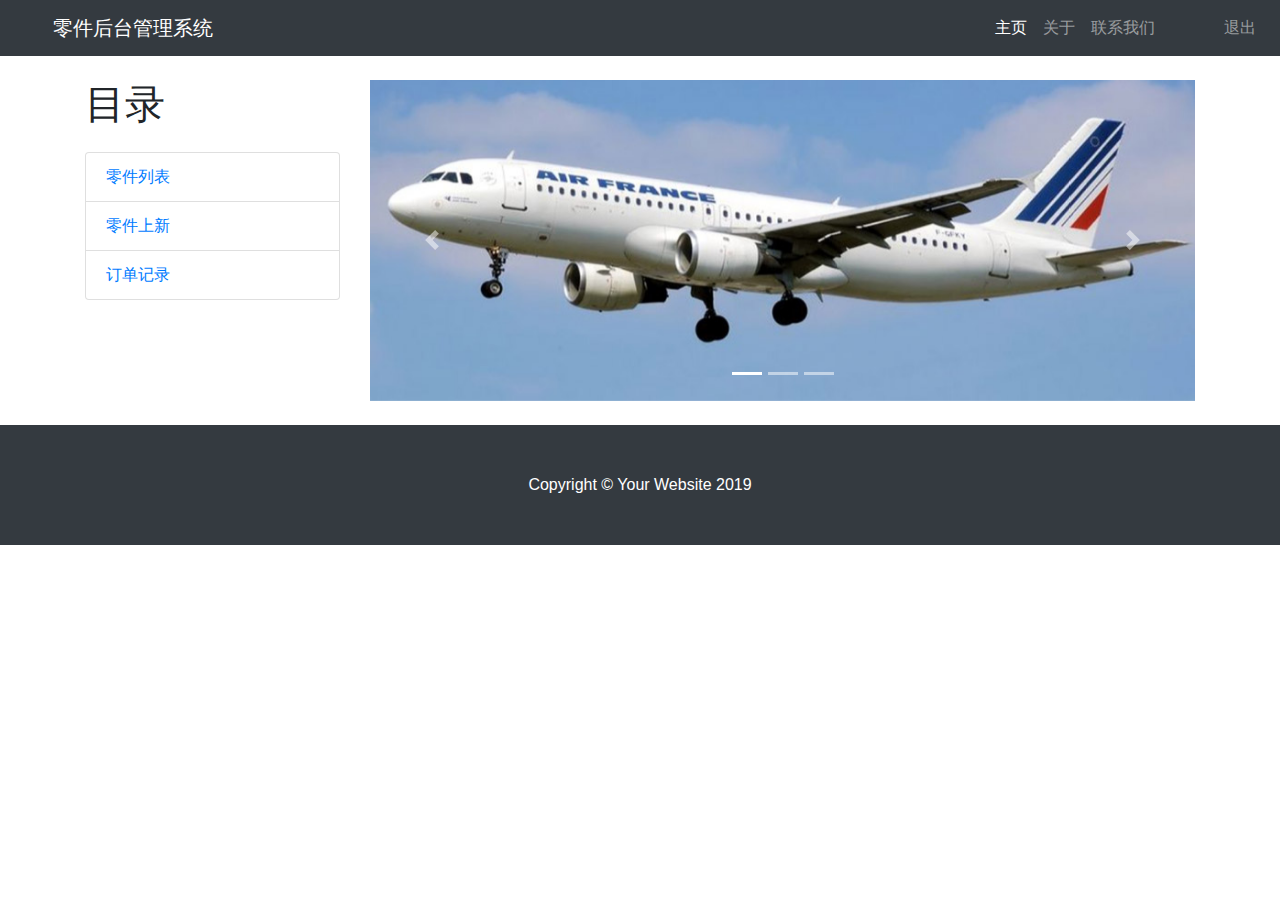
<file: 后端/docker/src/main/resources/static/index.html>
<!DOCTYPE html>
<html lang="en">

<head>

  <meta charset="utf-8">
  <meta name="viewport" content="width=device-width, initial-scale=1, shrink-to-fit=no">
  <meta name="description" content="">
  <meta name="author" content="">

  <title>飞机零件-后台管理系统</title>

  <!-- Bootstrap core CSS -->
  <link href="vendor/bootstrap/css/bootstrap.min.css" rel="stylesheet">

  <!-- Custom styles for this template -->
  <link href="css/shop-homepage.css" rel="stylesheet">
  <link href="vendor/bootstrap/css/bootstrap.min.css" rel="stylesheet">
  <link href="vendor/bootstrap/css/bootstrap-datetimepicker.css" rel="stylesheet">

</head>

<body>

  <!-- Navigation -->
  <nav class="navbar navbar-expand-lg navbar-dark bg-dark fixed-top">
    <div class="container">
      <a class="navbar-brand" href="#">零件后台管理系统</a>
      <button class="navbar-toggler" type="button" data-toggle="collapse" data-target="#navbarResponsive" aria-controls="navbarResponsive" aria-expanded="false" aria-label="Toggle navigation">
        <span class="navbar-toggler-icon"></span>
      </button>
      <div class="collapse navbar-collapse" id="navbarResponsive">
        <ul class="navbar-nav ml-auto">
          <li class="nav-item active">
            <a class="nav-link" href="index.html">主页
              <span class="sr-only">(current)</span>
            </a>
          </li>
          <li class="nav-item">
            <a class="nav-link" href="about.html">关于</a>
          </li>
          <li class="nav-item">
            <a class="nav-link" href="contact.html">联系我们</a>
          </li>
        </ul>
      </div>
    </div>
    <div style="float:right;">
		<ul class="navbar-nav">
			<li class = "nav-item">
				<!-- <span class="nav-link disabled" id="account" name="account" style="color:white;"></span> -->
        <span class="nav-link" id="account" name="account" style="color:white;"></span>
			</li>
			<li class="nav-item">
				<a class="nav-link"  href="login.html">退出</a>
			</li>
		</ul>
  </div>
  </nav>

  <!-- Page Content -->
  <div class="container">

    <div class="row">

      <div class="col-lg-3">

        <h1 class="my-4">目录</h1>
        <div class="list-group">
          <a href="index.html" class="list-group-item">零件列表</a>
          <a href="add_list.html" class="list-group-item">零件上新</a>
          <a href="order_list.html" class="list-group-item">订单记录</a>
        </div>

      </div>
      <!-- /.col-lg-3 -->

      <div class="col-lg-9">

        <div id="carouselExampleIndicators" class="carousel slide my-4" data-ride="carousel">
          <ol class="carousel-indicators">
            <li data-target="#carouselExampleIndicators" data-slide-to="0" class="active"></li>
            <li data-target="#carouselExampleIndicators" data-slide-to="1"></li>
            <li data-target="#carouselExampleIndicators" data-slide-to="2"></li>
          </ol>
          <div class="carousel-inner" role="listbox">
            <div class="carousel-item active">
              <img class="d-block img-fluid" src="images/飞机1.jpg" alt="First slide">
            </div>
            <div class="carousel-item">
              <img class="d-block img-fluid" src="images/飞机2.jpg" alt="Second slide">
            </div>
            <div class="carousel-item">
              <img class="d-block img-fluid" src="images/飞机3.jpg" alt="Third slide">
            </div>
          </div>
          <a class="carousel-control-prev" href="#carouselExampleIndicators" role="button" data-slide="prev">
            <span class="carousel-control-prev-icon" aria-hidden="true"></span>
            <span class="sr-only">Previous</span>
          </a>
          <a class="carousel-control-next" href="#carouselExampleIndicators" role="button" data-slide="next">
            <span class="carousel-control-next-icon" aria-hidden="true"></span>
            <span class="sr-only">Next</span>
          </a>
        </div>

        <div class="row" id="tbody">
            <!-- 动态添加列表 -->
        </div>
        <!-- /.row -->

      </div>
      <!-- /.col-lg-9 -->

    </div>
    <!-- /.row -->

  </div>
  <!-- /.container -->

  <!-- Footer -->
  <footer class="py-5 bg-dark">
    <div class="container">
      <p class="m-0 text-center text-white">Copyright &copy; Your Website 2019</p>
    </div>
    <!-- /.container -->
  </footer>

  <!-- Bootstrap core JavaScript -->
  <script src="vendor/jquery/jquery.min.js"></script>
  <script src="vendor/bootstrap/js/bootstrap.bundle.min.js"></script>
  <script src="vendor/bootstrap/js/bootstrap-datetimepicker.js"></script>
  <script src="vendor/bootstrap/js/bootstrap-datetimepicker.zh-CN.js"></script>
  <script type="text/javascript">
      $(document).ready(function(){
          //设置用户名
          // var result;
          // var uRL = window.location.search;
          // if(uRL.indexOf("?")!=-1){
          //   result = uRL.substr(uRL.indexOf("=")+1);
          // }
          // $("#account").text(result);
          var value = window.sessionStorage.getItem("account");
          // alert(value);
          $("#account").text(value);
          var str="";
          var tbody = document.getElementById("tbody");
          var num = 0;
          var likes = new Array();
          $.ajax({
          type: "get",
          url: "http://120.79.96.220:8080/component/getComponentByFactory",
          xhrFields: {withCredentials: true},
          dataType:'json',
          success: function (msg) {
            if(msg.code == "13"){
                var part_list = msg.body;
                for(var i in part_list)
                {
                      // alert(part_list[i].id+part_list[i].name+part_list[i].intro+part_list[i].price+part_list[i].comefrom);
                      str += "<div class='col-lg-4 col-md-6 mb-4'>"+" <div class='card h-100'>"+" <a href='details.html?id="+part_list[i].id+"'>"+"<img class='card-img-top' src="+part_list[i].img+" alt='' height='150'></a>"+" <div class='card-body'>"+" <h4 class='card-title'>"+" <a href='details.html?id="+part_list[i].id+"'>"+part_list[i].name+"</a>  </h4>"+" <h5>$&nbsp;"+toThousands(part_list[i].price)+".00</h5>"+" <p class='card-text' style='text-indent:2em;;display: -webkit-box;-webkit-box-orient: vertical;-webkit-line-clamp:6;overflow: hidden;'>"+part_list[i].intro+"</p>"+" </div> <div class='card-footer'> <small class='text-muted' id='like_"+i+"'>&#9734; &#9734; &#9734; &#9734; &#9734;</small> </div> </div> </div>";
                      likes[i] = part_list[i].likes;
                      tbody.innerHTML = str;
                      num++;
                }
                    for(var i=0;i<num;i++){
                      var like_str = "";
                      for(var j=0;j<likes[i];j++)
                        like_str += "★";
                      for(var j=0;j<5-likes[i];j++)
                        like_str += "☆";
                      $("#like_"+i).text(like_str);
                    }
                }
                else{
                   tbody.innerHTML = "<h4 style='padding-bottom:200px;'>该厂商没有发布任何零件。</h4>"
                }
          },
          error:function()
          {
              alert("连接错误");
          }
      });

    });

    function toThousands(num) {
       var result = [ ], counter = 0;
       num = (num || 0).toString().split('');
       for (var i = num.length - 1; i >= 0; i--) {
           counter++;
           result.unshift(num[i]);
           if (!(counter % 3) && i != 0) { result.unshift(','); }
       }
       return result.join('');
    }
  </script>
</body>

</html>
</file>
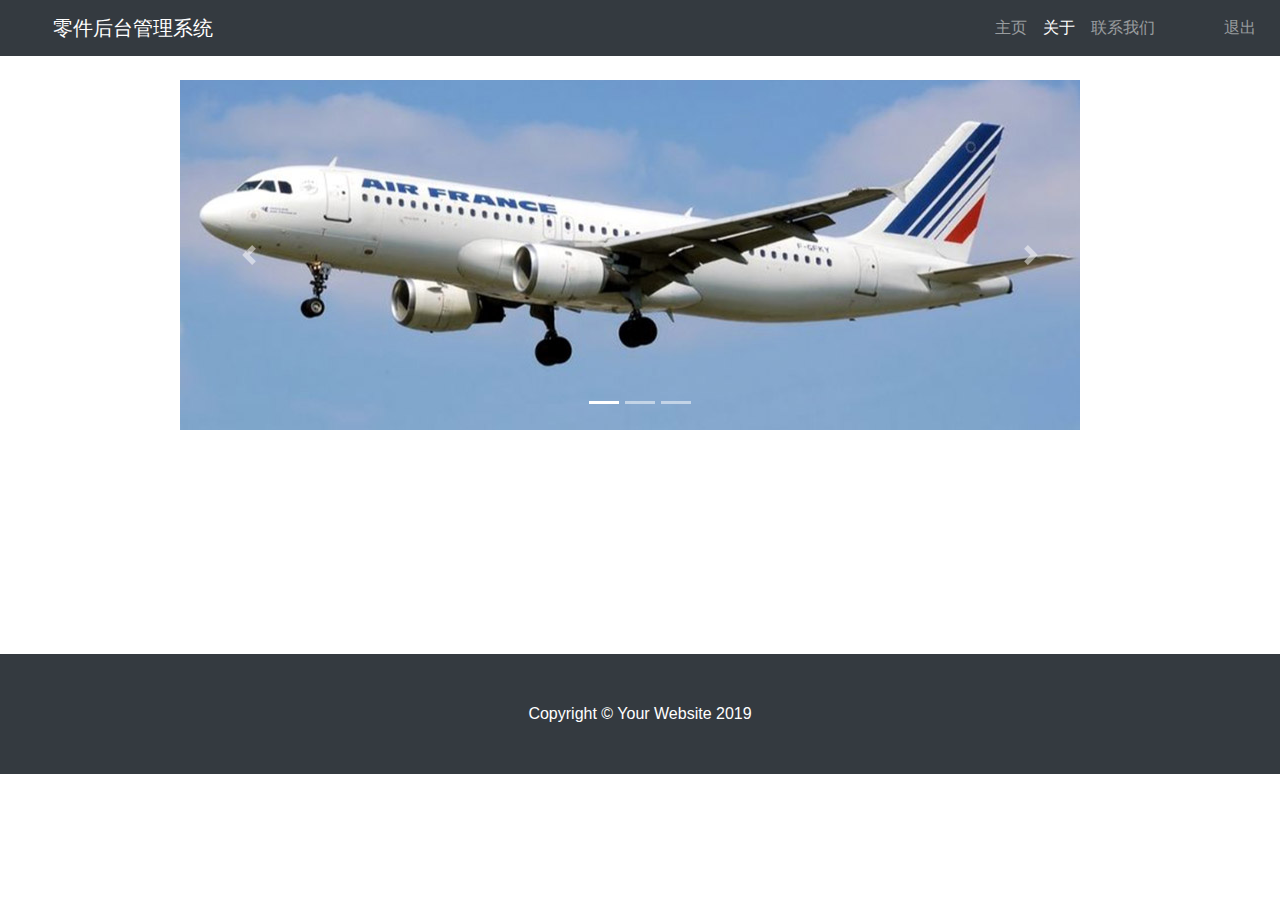
<file: 后端/docker/src/main/resources/static/about.html>
<!DOCTYPE html>
<html lang="en">

<head>

  <meta charset="utf-8">
  <meta name="viewport" content="width=device-width, initial-scale=1, shrink-to-fit=no">
  <meta name="description" content="">
  <meta name="author" content="">

  <title>飞机零件-后台管理系统</title>

  <!-- Bootstrap core CSS -->
  <link href="vendor/bootstrap/css/bootstrap.min.css" rel="stylesheet">

  <!-- Custom styles for this template -->
  <link href="css/shop-homepage.css" rel="stylesheet">
  <link href="vendor/bootstrap/css/bootstrap.min.css" rel="stylesheet">
  <link href="vendor/bootstrap/css/bootstrap-datetimepicker.css" rel="stylesheet">

</head>

<body>

  <!-- Navigation -->
  <nav class="navbar navbar-expand-lg navbar-dark bg-dark fixed-top">
    <div class="container">
      <a class="navbar-brand" href="#">零件后台管理系统</a>
      <button class="navbar-toggler" type="button" data-toggle="collapse" data-target="#navbarResponsive" aria-controls="navbarResponsive" aria-expanded="false" aria-label="Toggle navigation">
        <span class="navbar-toggler-icon"></span>
      </button>
      <div class="collapse navbar-collapse" id="navbarResponsive">
        <ul class="navbar-nav ml-auto">
          <li class="nav-item">
            <a class="nav-link" href="index.html">主页
            </a>
          </li>
          <li class="nav-item active">
            <a class="nav-link" href="about.html">关于</a>
            <span class="sr-only">(current)</span>
          </li>
          <li class="nav-item">
            <a class="nav-link" href="contact.html">联系我们</a>
          </li>
        </ul>
      </div>
    </div>
    <div style="float:right;">
		<ul class="navbar-nav">
			<li class = "nav-item">
				<!-- <span class="nav-link disabled" id="account" name="account" style="color:white;"></span> -->
        <span class="nav-link" id="account" name="account" style="color:white;"></span>
			</li>
			<li class="nav-item">
				<a class="nav-link"  href="login.html">退出</a>
			</li>
		</ul>
  </div>
  </nav>

  <!-- Page Content -->
  <div class="container" style="padding-bottom: 200px;">

    <div class="row">

      <div class="col-lg-1">

      </div>
      <!-- /.col-lg-3 -->

      <div class="col-lg-10">

        <div id="carouselExampleIndicators" class="carousel slide my-4" data-ride="carousel">
          <ol class="carousel-indicators">
            <li data-target="#carouselExampleIndicators" data-slide-to="0" class="active"></li>
            <li data-target="#carouselExampleIndicators" data-slide-to="1"></li>
            <li data-target="#carouselExampleIndicators" data-slide-to="2"></li>
          </ol>
          <div class="carousel-inner" role="listbox">
            <div class="carousel-item active">
              <img class="d-block img-fluid" src="images/飞机1.jpg" alt="First slide">
            </div>
            <div class="carousel-item">
              <img class="d-block img-fluid" src="images/飞机2.jpg" alt="Second slide">
            </div>
            <div class="carousel-item">
              <img class="d-block img-fluid" src="images/飞机3.jpg" alt="Third slide">
            </div>
          </div>
          <a class="carousel-control-prev" href="#carouselExampleIndicators" role="button" data-slide="prev">
            <span class="carousel-control-prev-icon" aria-hidden="true"></span>
            <span class="sr-only">Previous</span>
          </a>
          <a class="carousel-control-next" href="#carouselExampleIndicators" role="button" data-slide="next">
            <span class="carousel-control-next-icon" aria-hidden="true"></span>
            <span class="sr-only">Next</span>
          </a>
        </div>

        <div class="row" id="tbody">
            <!-- 动态添加列表 -->
        </div>
        <!-- /.row -->

      </div>
      <!-- /.col-lg-9 -->

    </div>
    <!-- /.row -->

  </div>
  <!-- /.container -->

  <!-- Footer -->
  <footer class="py-5 bg-dark" >
    <div class="container">
      <p class="m-0 text-center text-white">Copyright &copy; Your Website 2019</p>
    </div>
    <!-- /.container -->
  </footer>

  <!-- Bootstrap core JavaScript -->
  <script src="vendor/jquery/jquery.min.js"></script>
  <script src="vendor/bootstrap/js/bootstrap.bundle.min.js"></script>
  <script src="vendor/bootstrap/js/bootstrap-datetimepicker.js"></script>
  <script src="vendor/bootstrap/js/bootstrap-datetimepicker.zh-CN.js"></script>
  <script type="text/javascript">
    $(document).ready(function(){
          var value = window.sessionStorage.getItem("account");
          $("#account").text(value);
      });
  </script>
</body>

</html>
</file>
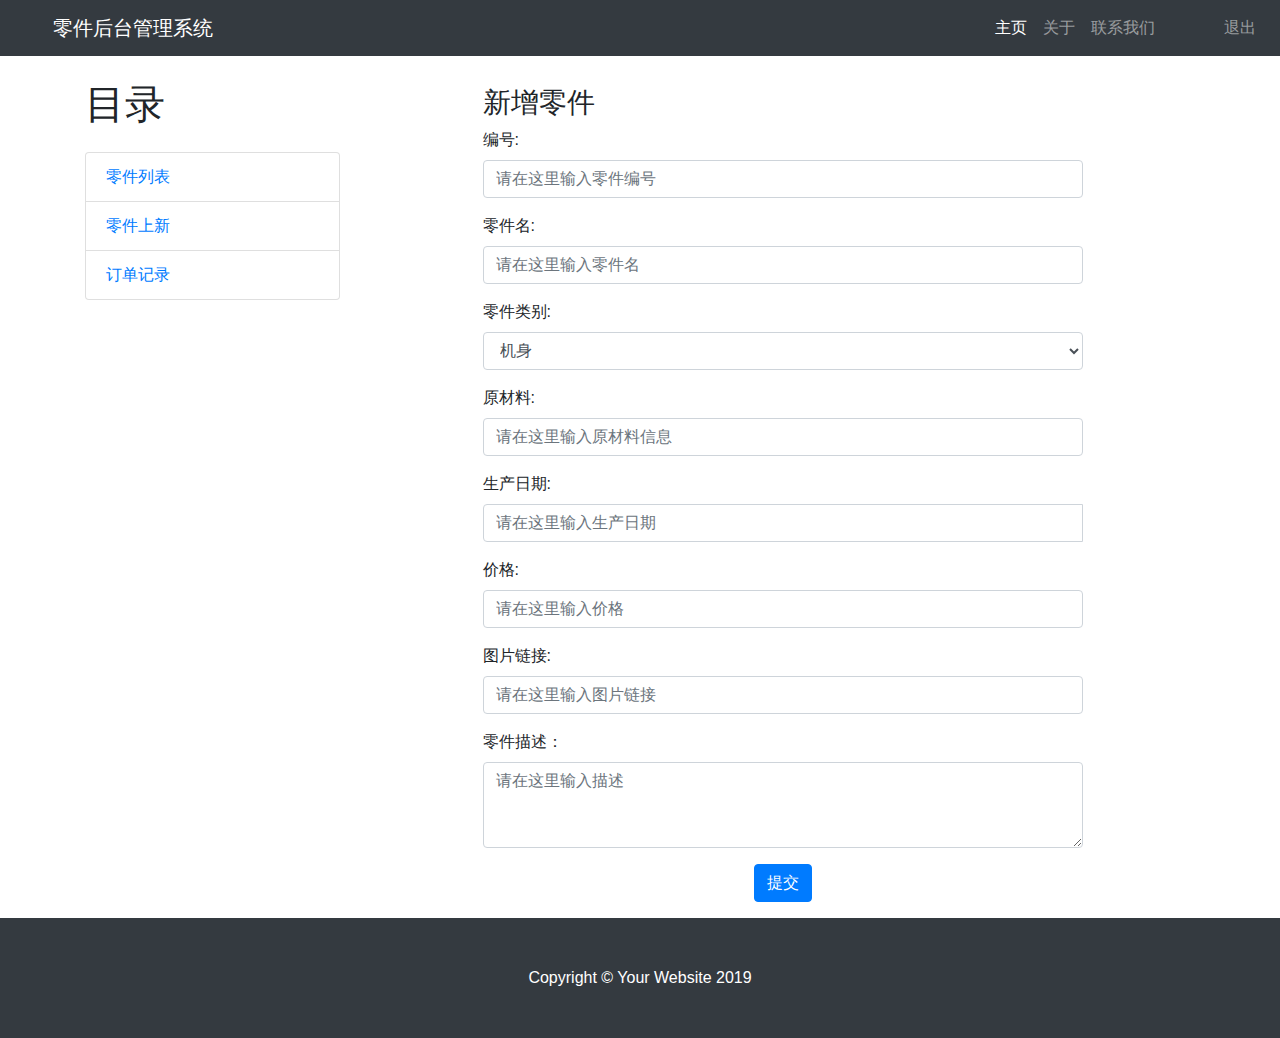
<file: 后端/docker/src/main/resources/static/add_list.html>
<!DOCTYPE html>
<html lang="en">

<head>

  <meta charset="utf-8">
  <meta name="viewport" content="width=device-width, initial-scale=1, shrink-to-fit=no">
  <meta name="description" content="">
  <meta name="author" content="">

  <title>飞机零件-后台管理系统</title>

  <!-- Bootstrap core CSS -->
  <link href="vendor/bootstrap/css/bootstrap.min.css" rel="stylesheet">

  <!-- Custom styles for this template -->
  <link href="css/shop-homepage.css" rel="stylesheet">
  <link href="vendor/bootstrap/css/bootstrap.min.css" rel="stylesheet">
  <link href="vendor/bootstrap/css/bootstrap.css" rel="stylesheet">
  <link href="vendor/bootstrap/css/bootstrap-datetimepicker.min.css" rel="stylesheet">
  <link href="vendor/bootstrap/css/bootstrap-datetimepicker.css" rel="stylesheet">

</head>

<body>

  <!-- Navigation -->
  <nav class="navbar navbar-expand-lg navbar-dark bg-dark fixed-top">
    <div class="container">
      <a class="navbar-brand" href="#">零件后台管理系统</a>
      <button class="navbar-toggler" type="button" data-toggle="collapse" data-target="#navbarResponsive" aria-controls="navbarResponsive" aria-expanded="false" aria-label="Toggle navigation">
        <span class="navbar-toggler-icon"></span>
      </button>
      <div class="collapse navbar-collapse" id="navbarResponsive">
        <ul class="navbar-nav ml-auto">
          <li class="nav-item active">
            <a class="nav-link" href="index.html">主页
              <span class="sr-only">(current)</span>
            </a>
          </li>
          <li class="nav-item">
            <a class="nav-link" href="about.html">关于</a>
          </li>
          <li class="nav-item">
            <a class="nav-link" href="contact.html">联系我们</a>
          </li>
        </ul>
      </div>
    </div>
    <div style="float:right;">
		<ul class="navbar-nav">
			<li class = "nav-item">
				<span class="nav-link" id="account" style="color:white;"></span>
			</li>
			<li class="nav-item">
				<a class="nav-link"  href="login.html">退出</a>
			</li>
		</ul>
  </div>
  </nav>

  <!-- Page Content -->
  <div class="container">

    <div class="row">

      <div class="col-lg-3">

        <h1 class="my-4">目录</h1>
        <div class="list-group">
          <a href="index.html" class="list-group-item">零件列表</a>
          <a href="add_list.html" class="list-group-item">零件上新</a>
          <a href="order_list.html" class="list-group-item">订单记录</a>
        </div>

      </div>
      <!-- /.col-lg-3 -->

      <div class="col-lg-9" style="padding-top: 30px;">

      <div class="addDIV">
    <div class="panel panel-success">
      <div class="panel-heading">
        <h3 class="panel-title">新增零件</h3>
      </div>
      <div class="panel-body">
        <form role="form" method="post" id="addPart"  enctype="multipart/form-data">
          <div class="form-group">
            <label class="control-label" for="partid">编号:</label>
             <input
              class="form-control" type="text" name="partid" id="partid" placeholder="请在这里输入零件编号"
              />
              <div class="invalid-feedback" id="id_varify">
                    请输入零件编号！
              </div>
          </div>
          <div class="form-group">
            <label class="control-label" for="partname">零件名:</label> <input
              class="form-control" type="text" name="partname" id="partname"
                placeholder="请在这里输入零件名" />
            <div class="invalid-feedback" id="name_varify">
                    请输入零件名称！
              </div>
          </div>
<!--           <div class="form-group">
            <label class="control-label">生产商:</label> <input
              class="form-control" type="text" name="producers" id="producers"
                placeholder="请在这里输入生产商" />
          </div> -->
          <div class="form-group">
            <label for="name">零件类别:</label> <select class="form-control" id="category" name="category">
              <option value="1">机身</option>
              <option value="2">机翼</option>
              <option value="3">尾翼</option>
              <option value="4">舱门</option>
              <option value="5">窗</option>
              <option value="6">短舱/吊挂</option>
            </select>
          </div>
          <div class="form-group">
            <label class="control-label" for="material">原材料:</label> <input
              class="form-control" type="text" name="material" id="material"
                placeholder="请在这里输入原材料信息" />
              <div class="invalid-feedback" id="material_varify">
                    请输入原材料信息！
              </div>
          </div>
          <div class="form-group">
            <label class="control-label" for="partdate">生产日期:</label> 
            <div class="input-group date" id="dp">
              <input
                class="form-control" type="text" name="partdate" id="partdate"
                  placeholder="请在这里输入生产日期" />
              <span class="input-group-addon">
              <span class="glyphicon glyphicon-calendar"></span>
                </span>
              <div class="invalid-feedback" id="date_varify">
                    请输入零件生产日期！
              </div>
            </div>
          </div>
          <div class="form-group">
            <label class="control-label" for="price">价格:</label> <input
              class="form-control" type="text" name="price" id="price"
                placeholder="请在这里输入价格" />
              <div class="invalid-feedback" id="price_varify">
                    请输入零件价格！
              </div>
          </div>
<!--           <div class="form-group">
            <label for="inputfile">上传图片:</label> <input type="file" name="picture">
          </div> -->
          <div class="form-group">
            <label class="control-label">图片链接:</label> <input class="form-control" 
               type="text" name="imageurl" id="imageurl"
                placeholder="请在这里输入图片链接" />
                <div class="invalid-feedback" id="image_varify">
                    请输入图片对应的URL链接！
              </div>
          </div>
          <div class="form-group">
            <label for="description">零件描述：</label>
            <textarea class="form-control" rows="3"
                  name="description" id="description" placeholder="请在这里输入描述"></textarea>
          </div>
          <div class="form-group">
            <center>
              <!-- <button type="submit" class="btn btn-primary">提交</button> -->
              <input type="button" class="btn btn-primary" value="提交" onclick="addpart()">
            </center>
          </div>
        </form>
      </div>
    </div>

  </div>

      </div>
      <!-- /.col-lg-9 -->

    </div>
    <!-- /.row -->

  </div>
  <!-- /.container -->

  <!-- Footer -->
  <footer class="py-5 bg-dark">
    <div class="container">
      <p class="m-0 text-center text-white">Copyright &copy; Your Website 2019</p>
    </div>
    <!-- /.container -->
  </footer>

  <!-- Bootstrap core JavaScript -->
  <script src="vendor/jquery/jquery.min.js"></script>
  <script src="vendor/bootstrap/js/bootstrap.min.js"></script>
  <script src="vendor/bootstrap/js/bootstrap.js"></script>
  <script src="vendor/bootstrap/js/bootstrap.bundle.min.js"></script>
  <script src="vendor/bootstrap/js/moment-with-locales.js"></script>
  <script src="vendor/bootstrap/js/bootstrap-datetimepicker.min.js"></script>
  <script src="vendor/bootstrap/js/bootstrap-datetimepicker.js"></script>
  <script src="vendor/bootstrap/js/bootstrap-datetimepicker.zh-CN.js"></script>
  <script type="text/javascript">
    $(document).ready(function(){
       var value = window.sessionStorage.getItem("account");
      
      $("#account").text(value);
        // $(function () {
        // $('#datetimepicker1').datetimepicker({
        //     format: 'YYYY-MM-DD',
        //     locale: moment.locale('zh-cn')
        // });
        // $('#datetimepicker2').datetimepicker({
        //     format: 'YYYY-MM-DD hh:mm',
        //     locale: moment.locale('zh-cn')
        // });
    // });
    });

    function addpart(){
      var partid = $("#partid").val();
          var partname = $("#partname").val();
          // var producers = $("#producers").val();
          var partdate = $("#partdate").val();
          var price = $("#price").val();
          var type = $("#category option:selected").val();
          var material = $("#material").val();
          var imageurl = $("#imageurl").val();
          var description = $("#description").val();
          // alert(partid+partname+producers+partdate+price+category+imageurl+description);
          var flag = true;
          if (partid.match(/^[ ]*$/)){
            flag = false;
            $("#id_varify").show();
          }else{
            $("#id_varify").hide();
          }

          if (partname.match(/^[ ]*$/)){
            flag = false;
            $("#name_varify").show();
          }else{
            $("#name_varify").hide();
          }

          if (partdate.match(/^[ ]*$/)){
            flag = false;
            $("#date_varify").show();
          }else{
            $("#date_varify").hide();
          }

          if (material.match(/^[ ]*$/)){
            flag = false;
            $("#material_varify").show();
          }else{
            $("#material_varify").hide();
          }

          if (price.match(/^[ ]*$/)){
            flag = false;
            $("#price_varify").show();
          }else{
            $("#price_varify").hide();
          }

          if (imageurl.match(/^[ ]*$/)){
            flag = false;
            $("#image_varify").show();
          }else{
            $("#image_varify").hide();
          }

          if (description.match(/^[ ]*$/)){
            description = "无";
          }

          if(flag){
                price = parseInt(price);
                type = parseInt(type);
                var html = "<div class='modal fade' id='myConfirm' >"
                    + "<div class='modal-backdrop in' style='opacity:0; '></div>"
                    + "<div class='modal-dialog' style='z-index:2901; margin-top:60px; width:400px; '>"
                    + "<div class='modal-content'>"
                    + "<div class='modal-header'  style='font-size:16px; '>"
                    + "<span class='glyphicon glyphicon-envelope'>&nbsp;</span>提示！<button type='button' class='close' data-dismiss='modal'>"
                    + "<span style='font-size:20px;  ' class='glyphicon glyphicon-remove'></span><tton></div>"
                    + "<div class='modal-body text-center' id='myConfirmContent' style='font-size:18px; '>"
                    + "是否确定提交信息？"
                    + "</div>"
                    + "<div class='modal-footer ' style=''>"
                    + "<button class='btn btn-danger ' id='confirmOk' >确定<tton>"
                    + "<button class='btn btn-info ' data-dismiss='modal'>取消<tton>"
                    + "</div>" + "</div></div></div>";
                  $("body").append(html);
                  $("#myConfirm").modal("show");
                  $("#confirmOk").on("click", function() {
                  $("#myConfirm").modal("hide");
                  $.ajax({
                          type: "post",
                          url: "http://120.79.96.220:8080/component/addComponent",
                          xhrFields: {withCredentials: true},
                          //下面等接口改了需要把comefrom字段删除，还要新增原材料信息
                          data: {component_id: partid, name:partname,production_time:partdate,price: price,type:type,img:imageurl,intro:description,RawMaterial:material},
                          dataType:'json',
                          success: function (msg) {
                              // alert(msg.message);
                              if(msg.code == "16")
                              {
                                  window.location = "index.html";
                              }
                              else
                              {
                                alert('信息输入有误');
                              }
                          },
                          error:function()
                          {
                              alert("连接错误");
                          }
                      });
        });
        }
    }
  </script>

</body>

</html>
</file>
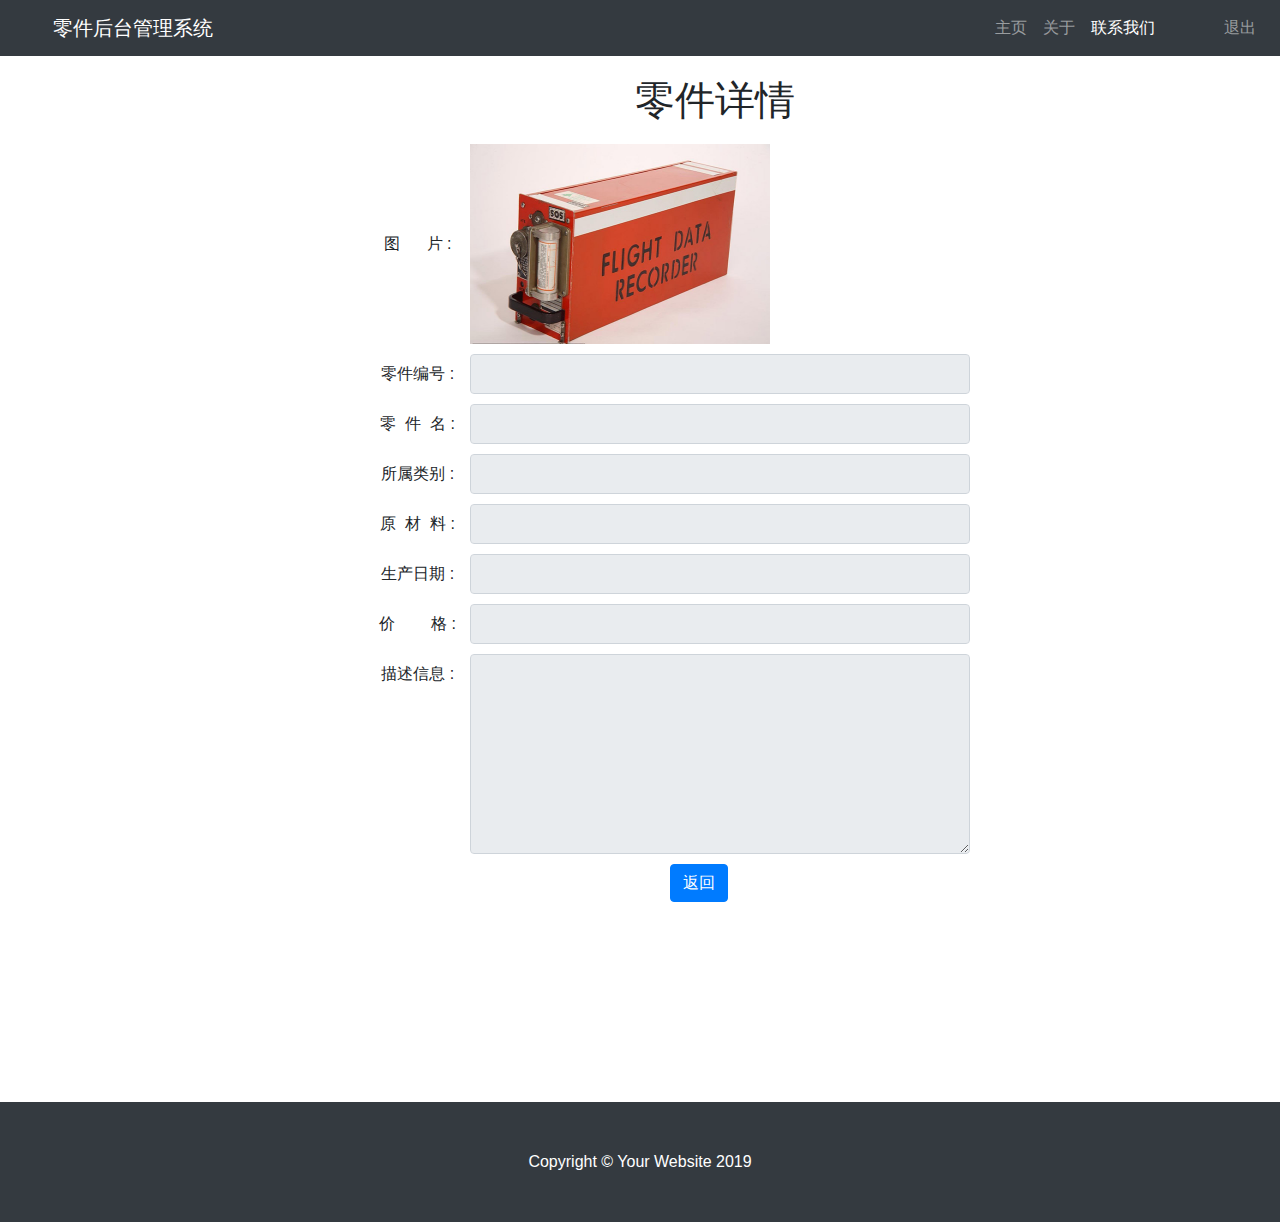
<file: 后端/docker/src/main/resources/static/details.html>
<!DOCTYPE html>
<html lang="en">

<head>

  <meta charset="utf-8">
  <meta name="viewport" content="width=device-width, initial-scale=1, shrink-to-fit=no">
  <meta name="description" content="">
  <meta name="author" content="">

  <title>飞机零件-后台管理系统</title>

  <!-- Bootstrap core CSS -->
  <link href="vendor/bootstrap/css/bootstrap.min.css" rel="stylesheet">

  <!-- Custom styles for this template -->
  <link href="css/shop-homepage.css" rel="stylesheet">
  <link href="vendor/bootstrap/css/bootstrap.min.css" rel="stylesheet">
  <link href="vendor/bootstrap/css/bootstrap-datetimepicker.css" rel="stylesheet">
  <style type="text/css">
    label{width:100px;display:inline-block;}

  </style>
</head>

<body>

  <!-- Navigation -->
  <nav class="navbar navbar-expand-lg navbar-dark bg-dark fixed-top">
    <div class="container">
      <a class="navbar-brand" href="#">零件后台管理系统</a>
      <button class="navbar-toggler" type="button" data-toggle="collapse" data-target="#navbarResponsive" aria-controls="navbarResponsive" aria-expanded="false" aria-label="Toggle navigation">
        <span class="navbar-toggler-icon"></span>
      </button>
      <div class="collapse navbar-collapse" id="navbarResponsive">
        <ul class="navbar-nav ml-auto">
          <li class="nav-item">
            <a class="nav-link" href="index.html">主页
            </a>
          </li>
          <li class="nav-item">
            <a class="nav-link" href="about.html">关于</a>
          </li>
          <li class="nav-item active">
            <a class="nav-link" href="contact.html">联系我们</a>
            <span class="sr-only">(current)</span>
          </li>
        </ul>
      </div>
    </div>
    <div style="float:right;">
		<ul class="navbar-nav">
			<li class = "nav-item">
				<!-- <span class="nav-link disabled" id="account" name="account" style="color:white;"></span> -->
        <span class="nav-link" id="account" name="account" style="color:white;"></span>
			</li>
			<li class="nav-item">
				<a class="nav-link"  href="login.html">退出</a>
			</li>
		</ul>
  </div>
  </nav>

  <!-- Page Content -->
  <div class="container" style="padding-bottom: 200px;padding-top: 20px;">
    <center><h1 style="margin-bottom: 20px;margin-left: 150px">零件详情</h1></center>

    <div class="row">
          <form class="form-inline " role="form">

            <div class="form-group" style="width:1140px;padding-bottom: 10px;padding-left: 300px" >
              <label for="image" style="padding-right: 4.63px">图&nbsp;&nbsp;&nbsp;&nbsp;&nbsp;&nbsp;片&nbsp;:</label> 
               <!-- <img id="image" src='images/飞行数据记录器.jpg' alt='' width='500' height='300' style="margin-left: 100px;"> -->
               <img id="image" src='images/飞行数据记录器.jpg' alt='' width='300' height='200'>
            </div>
            <div class="form-group" style="width:1140px;padding-bottom: 10px;padding-left: 300px;">
              <label for="id" style="padding-right: 4.63px">零件编号&nbsp;:</label> 
              <input class="form-control" type="text" name="id" id="id" style="width:500px;height:40px;"readonly="true"/>
            </div>
            <div class="form-group" style="width:1140px;padding-bottom: 10px;padding-left: 300px">
              <label for="name" style="padding-right: 4.63px">零&nbsp;&nbsp;件&nbsp;&nbsp;名&nbsp;:</label> 
              <input class="form-control" type="text" name="name" id="name" style="width:500px;height:40px;"readonly="true"/>
            </div>
            <div class="form-group" style="width:1140px;padding-bottom: 10px;padding-left: 300px">
              <label for="type" style="padding-right: 4.63px">所属类别&nbsp;:</label> 
              <input class="form-control" type="text" name="type" id="type"  style="width:500px;height:40px;"readonly="true"/>
            </div>
            <div class="form-group" style="width:1140px;padding-bottom: 10px;padding-left: 300px">
              <label for="material" style="padding-right: 4.63px">原&nbsp;&nbsp;材&nbsp;&nbsp;料&nbsp;:</label> 
              <input class="form-control" type="text" name="material" id="material"  style="width:500px;height:40px;" readonly="true"/>
            </div>
            <div class="form-group" style="width:1140px;padding-bottom: 10px;padding-left: 300px">
              <label for="date" style="padding-right: 4.63px">生产日期&nbsp;:</label> 
              <input class="form-control" type="text" name="date" id="date"  style="width:500px;height:40px;"readonly="true"/>
            </div>
            <div class="form-group" style="width:1140px;padding-bottom: 10px;padding-left: 300px">
              <label for="price" style="padding-right: 4.63px">价&nbsp;&nbsp;&nbsp;&nbsp;&nbsp;&nbsp;&nbsp;&nbsp;格&nbsp;:</label> 
              <input class="form-control" type="text" name="price" id="price"  style="width:500px;height:40px;"readonly="true"/>
            </div>

            <div class="form-group" style="width:1140px;padding-bottom: 10px;padding-left: 300px">
              <label for="description" style="padding-right: 4.63px;padding-bottom: 160px;">描述信息&nbsp;:</label> 
              <textarea class="form-control" name="description" id="description"  style="width:500px;height:200px;" readonly="true"> </textarea>
            </div>

            <div class="form-group" style="padding-left: 600px">
              <input type="button" class="btn btn-primary" value="返回" onclick="back_ok()">
          </div>

        </form>
      </div>
    <!-- /.row -->

  </div>
  <!-- /.container -->

  <!-- Footer -->
  <footer class="py-5 bg-dark" >
    <div class="container">
      <p class="m-0 text-center text-white">Copyright &copy; Your Website 2019</p>
    </div>
    <!-- /.container -->
  </footer>

  <!-- Bootstrap core JavaScript -->
  <script src="vendor/jquery/jquery.min.js"></script>
  <script src="vendor/bootstrap/js/bootstrap.bundle.min.js"></script>
  <script src="vendor/bootstrap/js/bootstrap-datetimepicker.js"></script>
  <script src="vendor/bootstrap/js/bootstrap-datetimepicker.zh-CN.js"></script>
  <script type="text/javascript">
    $(document).ready(function(){
          var value = window.sessionStorage.getItem("account");
          $("#account").text(value);

          var result;
          var uRL = window.location.search;
          if(uRL.indexOf("?")!=-1){
            result = uRL.substr(uRL.indexOf("=")+1);
          }
          // alert(result);
          $.ajax({
              type: "get",
              url: "http://120.79.96.220:8080/component/getComponentById/"+result,
              xhrFields: {withCredentials: true},
              //下面等接口改了需要把comefrom字段删除，还要新增原材料信息
              dataType:'json',
              success: function (msg) {
                  // alert(msg.message);
                  if(msg.code == "2")
                  {
                    var component = msg.body[0];
                    var imgurl = component.img;
                    var id = component.id;
                    var name = component.name;
                    var type_lists = new Array("机身","机翼","尾翼","舱门","窗","短舱/吊挂");
                    var type_id = parseInt(component.type);
                    var type = type_lists[type_id-1];
                    var material = component.materials;
                    var date = component.production_time;
                    var price = toThousands(component.price);
                    price = '$ '+ price + ".00";
                    var description = component.intro;
                    $("#image").attr("src",imgurl);
                    $("#id").val(id);
                    $("#name").val(name);
                    $("#type").val(type);
                    $("#material").val(material);
                    $("#date").val(date);
                    $("#price").val(price);
                    $("#description").val(description);
                  }
                  else
                  {
                    alert('未查询到相关信息！');
                  }
              },
              error:function()
              {
                  alert("连接错误！");
              }
        });

      });

    function back_ok(){
        window.location = "index.html";
    }

    function toThousands(num) {
       var result = [ ], counter = 0;
       num = (num || 0).toString().split('');
       for (var i = num.length - 1; i >= 0; i--) {
           counter++;
           result.unshift(num[i]);
           if (!(counter % 3) && i != 0) { result.unshift(','); }
       }
       return result.join('');
    }
  </script>
</body>

</html>
</file>
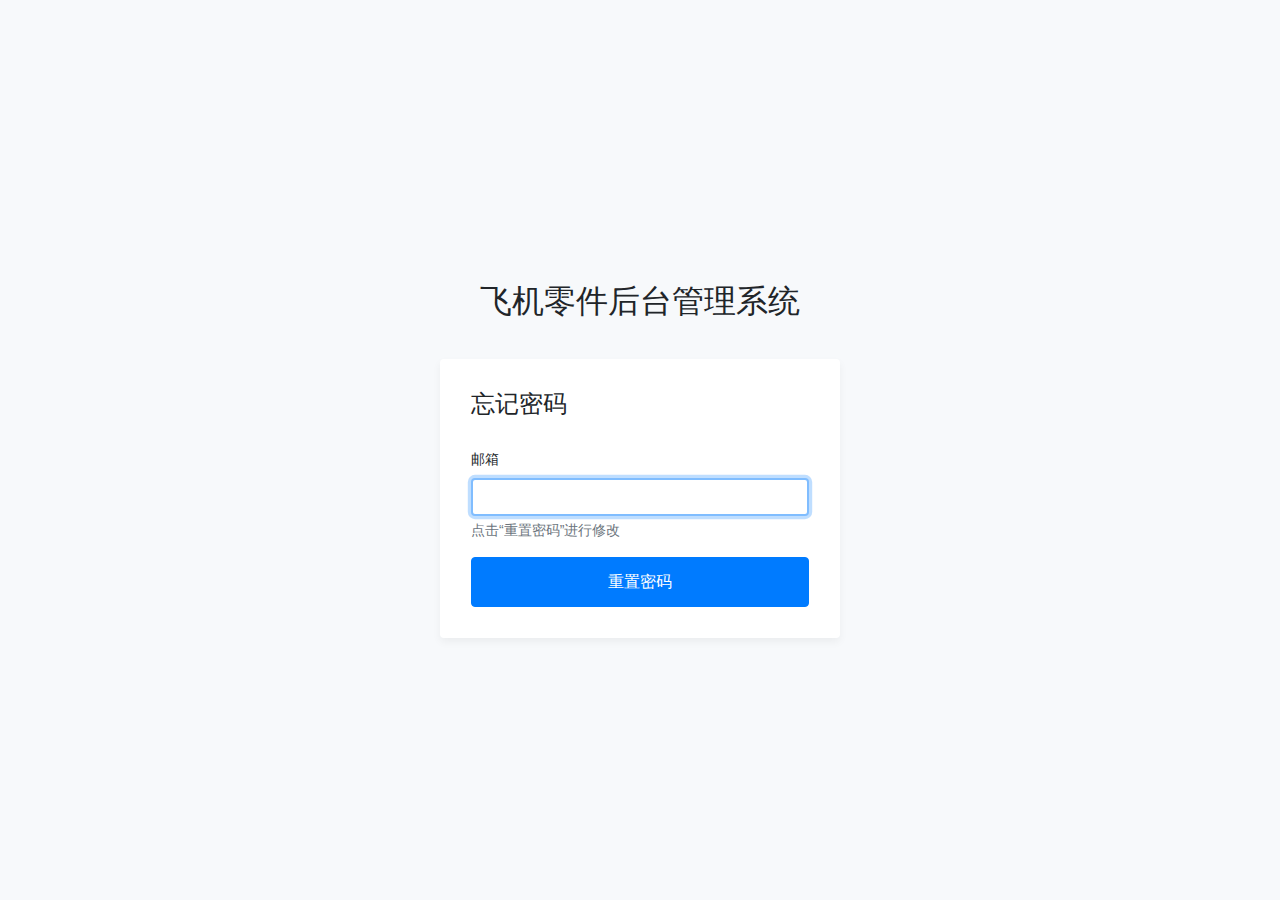
<file: 后端/docker/src/main/resources/static/forgot.html>
<!DOCTYPE html>
<html lang="en">
<head>
	<meta charset="utf-8">
	<meta name="author" content="Kodinger">
	<meta name="viewport" content="width=device-width,initial-scale=1">
	<title>My Login Page &mdash; Bootstrap 4 Login Page Snippet</title>
	<link rel="stylesheet" href="https://stackpath.bootstrapcdn.com/bootstrap/4.3.1/css/bootstrap.min.css" integrity="sha384-ggOyR0iXCbMQv3Xipma34MD+dH/1fQ784/j6cY/iJTQUOhcWr7x9JvoRxT2MZw1T" crossorigin="anonymous">
	<link rel="stylesheet" type="text/css" href="css/my-login.css">
</head>
<body class="my-login-page">
	<section class="h-100">
		<div class="container h-100">
			<div class="row justify-content-md-center align-items-center h-100">
				<div class="card-wrapper">
					<div style="text-align: center;padding-top:60px;padding-bottom: 30px;">
						<h2>飞机零件后台管理系统</h2>
					</div>
					<div class="card fat">
						<div class="card-body">
							<h4 class="card-title">忘记密码</h4>
							<form method="POST" class="my-login-validation" novalidate="">
								<div class="form-group">
									<label for="email">邮箱</label>
									<input id="email" type="email" class="form-control" name="email" value="" required autofocus>
									<div class="invalid-feedback">
										邮箱地址不合法
									</div>
									<div class="form-text text-muted">
										点击“重置密码”进行修改
									</div>
								</div>

								<div class="form-group m-0">
<!-- 									<button type="submit" class="btn btn-primary btn-block">
										重置密码
									</button> -->
									<input type="button" class="btn btn-primary btn-block" value="重置密码" onclick="reset_ok()"/>
								</div>
							</form>
						</div>
					</div>
					<div class="footer">
						
					</div>
				</div>
			</div>
		</div>
	</section>
	<script src="vendor/jquery/jquery.min.js"></script>
	<script src="https://stackpath.bootstrapcdn.com/bootstrap/4.3.1/js/bootstrap.min.js" integrity="sha384-JjSmVgyd0p3pXB1rRibZUAYoIIy6OrQ6VrjIEaFf/nJGzIxFDsf4x0xIM+B07jRM" crossorigin="anonymous"></script>
	<!-- <script src="js/my-login.js"></script> -->
	<script type="text/javascript">
		function reset_ok(){
			window.location = "reset.html?email="+$("#email").val();
		}
	</script>
</body>
</html>
</file>
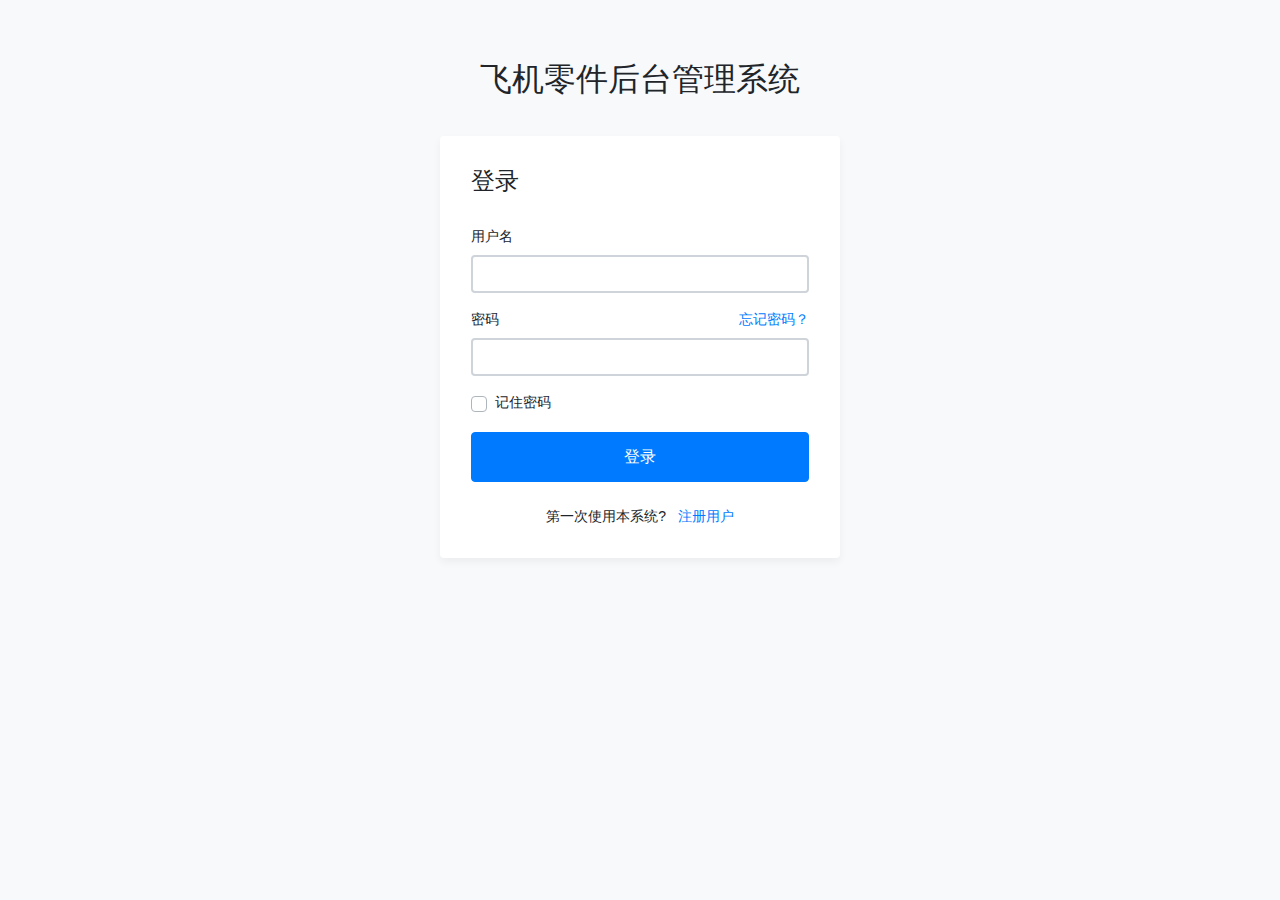
<file: 后端/docker/src/main/resources/static/login.html>
<!DOCTYPE html>
<html lang="en">
<head>
	<meta charset="utf-8">
	<meta name="author" content="Kodinger">
	<meta name="viewport" content="width=device-width,initial-scale=1">
	<title>My Login Page</title>
	<link rel="stylesheet" href="https://stackpath.bootstrapcdn.com/bootstrap/4.3.1/css/bootstrap.min.css" integrity="sha384-ggOyR0iXCbMQv3Xipma34MD+dH/1fQ784/j6cY/iJTQUOhcWr7x9JvoRxT2MZw1T" crossorigin="anonymous">
	<link rel="stylesheet" type="text/css" href="css/my-login.css">
</head>

<body class="my-login-page">
	<section class="h-100">
		<div class="container h-100">
			<div class="row justify-content-md-center h-100">
				<div class="card-wrapper">
					<div style="text-align: center;padding-top:60px;padding-bottom: 30px;">
						<h2>飞机零件后台管理系统</h2>
					</div>
					<div class="card fat">
						<div class="card-body">
							<h4 class="card-title">登录</h4>
							<form method="POST" class="my-login-validation" novalidate="">
								<div class="form-group">
									<label for="email">用户名</label>
									<input id="email" type="email" class="form-control" name="email" onkeydown="return banInputSapce(event);" onKeyup="return inputSapceTrim(event,this);"  required>
									<div class="invalid-feedback" id="email_varify">
										请输入登录的邮箱
									</div>
								</div>

								<div class="form-group">
									<label for="password">密码
										<a href="forgot.html" class="float-right">
											忘记密码？
										</a>
									</label>
									<input id="password" type="password" class="form-control" name="password"  onkeydown="return banInputSapce(event);" onKeyup="return inputSapceTrim(event,this);" required data-eye>
								    <div class="invalid-feedback" id="password_varify">
								    	请输入密码
							    	</div>
								</div>

								<div class="form-group">
									<div class="custom-checkbox custom-control">
										<input type="checkbox" name="remember" id="remember" class="custom-control-input">
										<label for="remember" class="custom-control-label">记住密码</label>
									</div>
								</div>

								<div class="form-group m-0">
									<!-- <button type="submit" class="btn btn-primary btn-block" >登录
									</button> -->
									<input type="button" class="btn btn-primary btn-block" value="登录" onclick="login()">
									
								</div>
								<div class="mt-4 text-center">
									第一次使用本系统?&nbsp;&nbsp;  <a href="register.html">注册用户</a>
								</div>
							</form>
						</div>
					</div>
					<div class="footer">
						 
					</div>
				</div>
			</div>
		</div>
	</section>

	<script src="vendor/jquery/jquery.min.js"></script>
	<script src="https://cdnjs.cloudflare.com/ajax/libs/popper.js/1.14.7/umd/popper.min.js" integrity="sha384-UO2eT0CpHqdSJQ6hJty5KVphtPhzWj9WO1clHTMGa3JDZwrnQq4sF86dIHNDz0W1" crossorigin="anonymous"></script>
	<script src="https://stackpath.bootstrapcdn.com/bootstrap/4.3.1/js/bootstrap.min.js" integrity="sha384-JjSmVgyd0p3pXB1rRibZUAYoIIy6OrQ6VrjIEaFf/nJGzIxFDsf4x0xIM+B07jRM" crossorigin="anonymous"></script>
	<!-- <script src="js/my-login.js"></script> -->
	<script type="text/javascript">
		$(document).ready(function(){
			var email = window.sessionStorage.getItem("email");
			var password = window.sessionStorage.getItem("password");
			$("#email").val(email);
			$("#password").val(password);
			if(email == ""||email == null){
				$("#remember").prop("checked",false);
			}else{
				$("#remember").prop("checked",true);
			}

			$("#email").blur(function(){
				var em = $("#email").val();
				if (em.match(/^[ ]*$/)) {
					$("#email_varify").show();
				}
				else{
					$("#email_varify").hide();
				}
			});

			$("#password").blur(function(){
				var em = $("#password").val();
				if (em.match(/^[ ]*$/)) {
					$("#password_varify").show();
				}
				else{
					$("#password_varify").hide();
				}
			});
		});

		
		function login(){
			// TODO 登陆验证操作
			// window.location = "index.html";
			var account = $("#email").val();
			var password = $("#password").val();
			// alert(account + password);
			if(password=="")
				$("#password").focus();
			if(account=="")
				$("#email").focus();
			if(account != ""&& password != ""){
			    $.ajax({
                type: "get",
                url: "http://120.79.96.220:8080/user/Login/"+ account + "/" + password,
                xhrFields: {withCredentials: true},
                dataType:'json',
                success: function (msg) {
                    // alert(msg.message);
                    if(msg.code == "14")
                    {
                        // window.location = "index.html?account="+account;
                        window.sessionStorage.setItem("account",account);
                        if($('#remember').is(':checked')){
                        	window.sessionStorage.setItem("email",account);
                        	window.sessionStorage.setItem("password",password);
						}
						else{
							window.sessionStorage.setItem("email","");
                        	window.sessionStorage.setItem("password","");
						}
						window.location = "index.html";
                    }
                    else
                    {
                    	var html = "<div class='modal fade' id='myConfirm' >"
                    + "<div class='modal-backdrop in' style='opacity:0; '></div>"
                    + "<div class='modal-dialog' style='z-index:2901; margin-top:60px; width:400px; '>"
                    + "<div class='modal-content'>"
                    + "<div class='modal-header'  style='font-size:16px; '>"
                    + "<span class='glyphicon glyphicon-envelope'>&nbsp;</span>提示！<button type='button' class='close' data-dismiss='modal'>"
                    + "<span style='font-size:20px;  ' class='glyphicon glyphicon-remove'></span><tton></div>"
                    + "<div class='modal-body text-center' id='myConfirmContent' style='font-size:18px; '>"
                    + "用户名或密码错误！"
                    + "</div>"
                    + "<div class='modal-footer ' style=''>"
                    + "<button class='btn btn-primary' id='confirmOk' >确定<tton>"
                    + "</div>" + "</div></div></div>";
				      $("body").append(html);
				      $("#myConfirm").modal("show");
				      $("#confirmOk").on("click", function() { $("#myConfirm").modal("hide"); });
                    }
                },
                error:function()
                {
                    alert("连接错误");
                }
            });
		}
	}
	
		/** 
		* 是否去除所有空格 
		* @param str 
		* @param is_global 如果为g或者G去除所有的 
		* @returns 
		*/ 
		function Trim(str,is_global) 
		{ 
		var result; 
		result = str.replace(/(^\s+)|(\s+$)/g,""); 
		if(is_global.toLowerCase()=="g") 
		{ 
		result = result.replace(/\s/g,""); 
		} 
		return result; 
		} 
		/** 
		* 空格输入去除 
		* @param e 
		* @returns {Boolean} 
		*/ 
		function inputSapceTrim(e,this_temp) 
		{ 
		this_temp.value = Trim(this_temp.value,"g"); 
		var keynum; 
		if(window.event) // IE 
		{ 
		keynum = e.keyCode 
		} 
		else if(e.which) // Netscape/Firefox/Opera 
		{ 
		keynum = e.which 
		} 
		if(keynum == 32){ 
		return false; 
		} 
		return true; 
		}

		/** 
		* 禁止空格输入 
		* @param e 
		* @returns {Boolean} 
		*/ 
		function banInputSapce(e) 
		{ 
		var keynum; 
		if(window.event) // IE 
		{ 
		keynum = e.keyCode 
		} 
		else if(e.which) // Netscape/Firefox/Opera 
		{ 
		keynum = e.which 
		} 
		if(keynum == 32){ 
		return false; 
		} 
		return true; 
		} 
	</script>
</body>
</html>
</file>
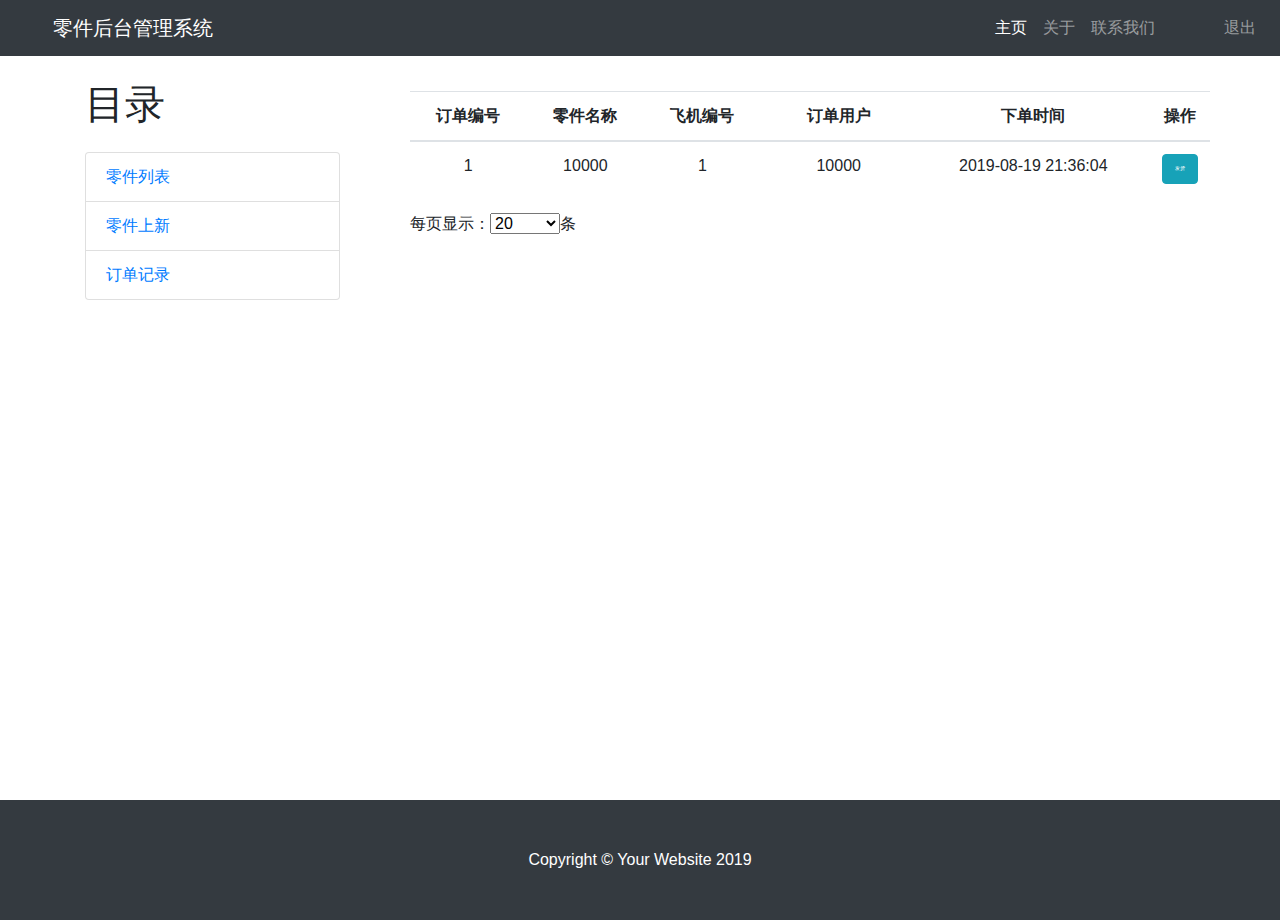
<file: 后端/docker/src/main/resources/static/order_list.html>
<!DOCTYPE html>
<html lang="en">

<head>

  <meta charset="utf-8">
  <meta name="viewport" content="width=device-width, initial-scale=1, shrink-to-fit=no">
  <meta name="description" content="">
  <meta name="author" content="">

  <title>飞机零件-后台管理系统</title>

  <!-- Bootstrap core CSS -->
  <link href="vendor/bootstrap/css/bootstrap.min.css" rel="stylesheet">

  <!-- Custom styles for this template -->
  <link href="css/shop-homepage.css" rel="stylesheet">
  <link href="vendor/bootstrap/css/bootstrap.min.css" rel="stylesheet">
  <link href="vendor/bootstrap/css/bootstrap-datetimepicker.css" rel="stylesheet">

  <style>
      thead th {
          text-align: center;
      }
      tbody td {
        text-align: center;
      }
  </style>

</head>

<body>

  <!-- Navigation -->
  <nav class="navbar navbar-expand-lg navbar-dark bg-dark fixed-top">
    <div class="container">
      <a class="navbar-brand" href="#">零件后台管理系统</a>
      <button class="navbar-toggler" type="button" data-toggle="collapse" data-target="#navbarResponsive" aria-controls="navbarResponsive" aria-expanded="false" aria-label="Toggle navigation">
        <span class="navbar-toggler-icon"></span>
      </button>
      <div class="collapse navbar-collapse" id="navbarResponsive">
        <ul class="navbar-nav ml-auto">
          <li class="nav-item active">
            <a class="nav-link" href="index.html">主页
              <span class="sr-only">(current)</span>
            </a>
          </li>
          <li class="nav-item">
            <a class="nav-link" href="about.html">关于</a>
          </li>
          <li class="nav-item">
            <a class="nav-link" href="contact.html">联系我们</a>
          </li>
        </ul>
      </div>
    </div>
    <div style="float:right;">
		<ul class="navbar-nav">
			<li class = "nav-item">
				<span class="nav-link" id="account" style="color:white;"></span>
			</li>
			<li class="nav-item">
				<a class="nav-link"  href="login.html">退出</a>
			</li>
		</ul>
  </div>
  </nav>

  <!-- Page Content -->
  <div class="container">

    <div class="row">

      <div class="col-lg-3">

        <h1 class="my-4">目录</h1>
        <div class="list-group">
          <a href="index.html" class="list-group-item">零件列表</a>
          <a href="add_list.html" class="list-group-item">零件上新</a>
          <a href="order_list.html" class="list-group-item">订单记录</a>
        </div>

      </div>
      <!-- /.col-lg-3 -->

      <div class="col-lg-9" style="padding-top: 30px;padding-bottom: 1px">
            <div style="height: ${pageSize*50}px;width: 800px;margin-left: 40px;margin-right: 153px;margin-top: 5px">
              <table class="table table-hover">
                <thead> 
                <th style="width:15%;">订单编号</th>
                <th style="width:15%;">零件名称</th>
                <th style="width:15%;">飞机编号</th>
                <th style="width:20%;">订单用户</th>
                <th style="width:30%;">下单时间</th>
                <th style="width:20%;">操作</th>
                </thead>
                <tbody id="tbody">
                    <tr>
                      <td>1</td>
                      <td>10000</td>
                      <td>1</td>
                      <td>10000</td>
                      <td>2019-08-19 21:36:04</td>
                      <td><input type='button' class='btn btn-info' value='发货' onclick="unblock(users[i].id)" style="color:white;height:30px;font-size:5px"></td>
                    <tr>
                </tbody>
              </table>
              每页显示：<select id="setSearchPageSize" onchange="editSearchPageSize()" style="width:70px">
                <option value="1">20</option>
                <option value="2">50</option>
              </select>条
            </div>
            <div style="margin-left: 40%;">
              <ul class="pagination" id="pagination">
              </ul>
            </div>
      </div>
      <!-- /.col-lg-9 -->

    </div>
    <!-- /.row -->

  </div>
  <!-- /.container -->

  <!-- Footer -->
  <footer class="py-5 bg-dark" style="margin-top: 500px;">
    <div class="container">
      <p class="m-0 text-center text-white">Copyright &copy; Your Website 2019</p>
    </div>
    <!-- /.container -->
  </footer>

  <!-- Bootstrap core JavaScript -->
  <script src="vendor/jquery/jquery.min.js"></script>
  <script src="vendor/bootstrap/js/bootstrap.bundle.min.js"></script>
  <script src="vendor/bootstrap/js/bootstrap-datetimepicker.js"></script>
  <script src="vendor/bootstrap/js/bootstrap-datetimepicker.zh-CN.js"></script>

  <script type="text/javascript">
    /*
    function editSearchPageSize() {
    var setSearchPageSize = $("#setSearchPageSize").val();
    $.ajax({
        url: "http:/localhost:8080/Admin/editsearchpagesize",
        type: "get",
        dataType: "json",
        data: {searchPageSize: setSearchPageSize},
        xhrFields: {withCredentials: true},
        success: function (msg) {
            if (msg.code == "200") {
                getresult(1);
            }
        }});
    }
    */

    function send(order_id){

      var html = "<div class='modal fade' id='myConfirm' >"
            + "<div class='modal-backdrop in' style='opacity:0; '></div>"
            + "<div class='modal-dialog' style='z-index:2901; margin-top:60px; width:400px; '>"
            + "<div class='modal-content'>"
            + "<div class='modal-header'  style='font-size:16px; '>"
            + "<span class='glyphicon glyphicon-envelope'>&nbsp;</span>提示！<button type='button' class='close' data-dismiss='modal'>"
            + "<span style='font-size:20px;  ' class='glyphicon glyphicon-remove'></span><tton></div>"
            + "<div class='modal-body text-center' id='myConfirmContent' style='font-size:18px; '>"
            + "是否确认发货？"
            + "</div>"
            + "<div class='modal-footer ' style=''>"
            + "<button class='btn btn-danger ' id='confirmOk' >确定<tton>"
            + "<button class='btn btn-info ' data-dismiss='modal'>取消<tton>"
            + "</div>" + "</div></div></div>";
    $("body").append(html);

    $("#myConfirm").modal("show");

    $("#confirmOk").on("click", function() {
        $("#myConfirm").modal("hide");
        $.ajax({
            type: "get",
            url: "http://120.79.96.220:8080/plane/setOrderState/"+order_id,
            xhrFields: {withCredentials: true},
            dataType:'json',
            success: function (msg) {
                window.location.reload();
            },
            error:function()
            {
                alert("连接错误");
            }
        });
    });

    }

         $(document).ready(function(){
          var value = window.sessionStorage.getItem("account");
          $("#account").text(value);

          var str="";
          var tbody = document.getElementById("tbody");
          $.ajax({
          type: "get",
          url: "http://120.79.96.220:8080/plane/getOrder",
          xhrFields: {withCredentials: true},
          dataType:'json',
          success: function (msg) {
              var order_list = msg.body;
              for(var i in order_list)
              {
                    str += "<tr><td>"+order_list[i].id+"</td> <td>"+order_list[i].component_name+"</td> <td>"+order_list[i].plane_id+"</td><td>"+order_list[i].purchaser+"</td><td>"+order_list[i].purchase_time+"</td><td>";
                    var str_send = "<input type='button' class='btn btn-info' value='发货' onclick='send("+order_list[i].id+")' style='color:white;height:30px;font-size:5px'>";
                    if(order_list[i].state == "1"){
                        str_send = "已发货";
                    }
                    str += str_send + "</td> <tr>";
                    tbody.innerHTML = str;
              }
          },
          error:function()
          {
              alert("连接错误");
          }
      });
    });
  </script>

</body>

</html>
</file>
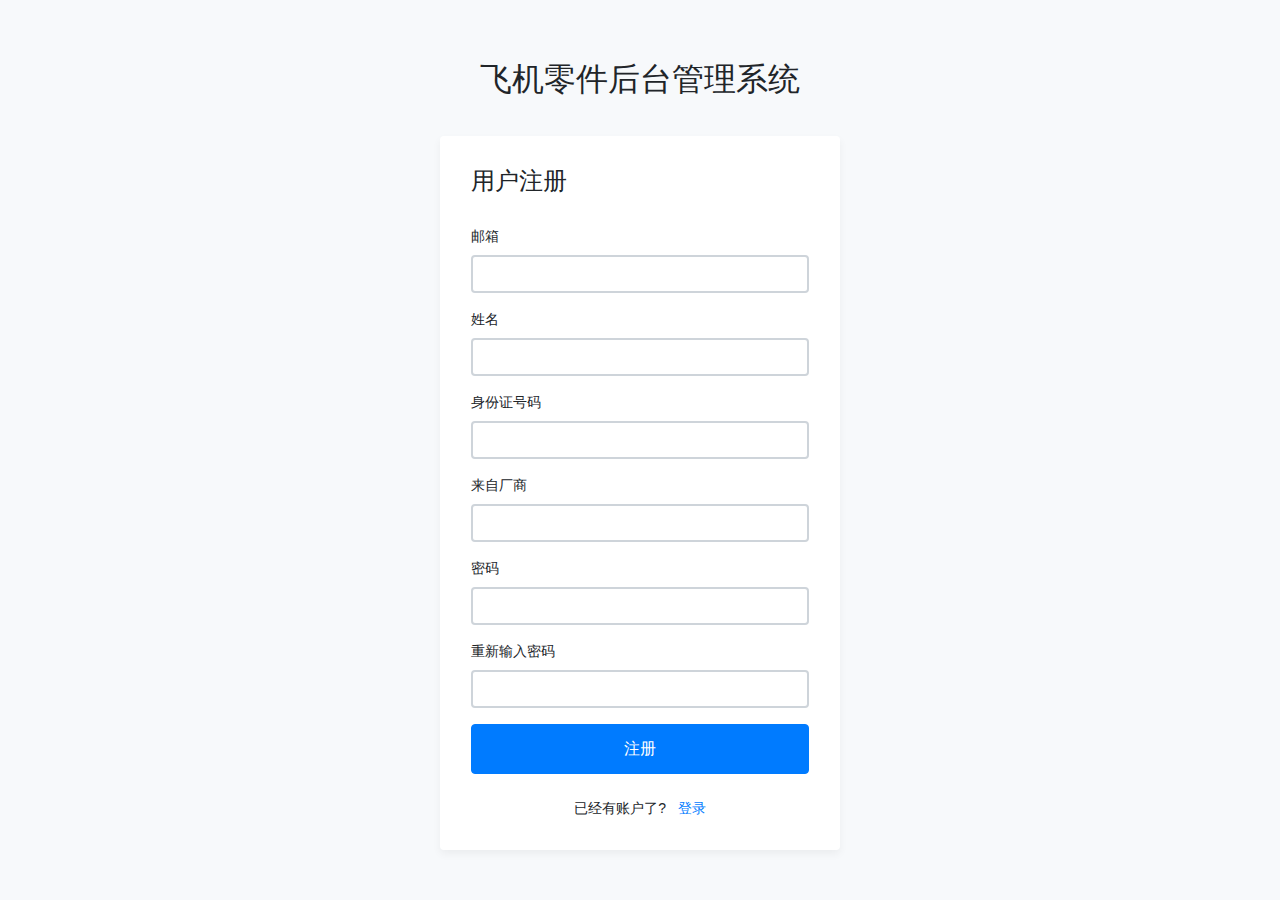
<file: 后端/docker/src/main/resources/static/register.html>
<!DOCTYPE html>
<html lang="en">
<head>
	<meta charset="utf-8">
	<meta name="author" content="Kodinger">
	<meta name="viewport" content="width=device-width,initial-scale=1">
	<title>My Login Page &mdash; Bootstrap 4 Login Page Snippet</title>
	<link rel="stylesheet" href="https://stackpath.bootstrapcdn.com/bootstrap/4.3.1/css/bootstrap.min.css" integrity="sha384-ggOyR0iXCbMQv3Xipma34MD+dH/1fQ784/j6cY/iJTQUOhcWr7x9JvoRxT2MZw1T" crossorigin="anonymous">
	<link rel="stylesheet" type="text/css" href="css/my-login.css">
</head>
<body class="my-login-page">
	<section class="h-100">
		<div class="container h-100">
			<div class="row justify-content-md-center h-100">
				<div class="card-wrapper">
					<div style="text-align: center;padding-top:60px;padding-bottom: 30px;">
						<h2>飞机零件后台管理系统</h2>
					</div>
					<div class="card fat">
						<div class="card-body">
							<h4 class="card-title">用户注册</h4>
							<form method="POST" class="my-login-validation" novalidate="">

								<div class="form-group">
									<label for="email">邮箱</label>
									<input id="email" type="email" class="form-control" name="email" onkeydown="return banInputSapce(event);" onKeyup="return inputSapceTrim(event,this);" required >
									<div class="invalid-feedback" id="email_varify">
										请输入邮箱地址
									</div>
								</div>

								<div class="form-group">
									<label for="name">姓名</label>
									<input id="name" type="text" class="form-control" name="name" onkeydown="return banInputSapce(event);" onKeyup="return inputSapceTrim(event,this);" required >
									<div class="invalid-feedback" id="name_varify">
										请输入姓名
									</div>
								</div>

								<div class="form-group">
									<label for="idcard">身份证号码</label>
									<input id="idcard" type="text" class="form-control" name="idcard" onkeydown="return banInputSapce(event);" onKeyup="return inputSapceTrim(event,this);" required>
									<div class="invalid-feedback" id="idcard_varify">
										请输入合法的身份证号码
									</div>
								</div>

								<div class="form-group">
									<label for="comefrom">来自厂商</label>
									<input id="comefrom" type="text" class="form-control" name="comefrom" onkeydown="return banInputSapce(event);" onKeyup="return inputSapceTrim(event,this);" required>
									<div class="invalid-feedback" id="comefrom_varify">
										请输入厂商名
									</div>
								</div>

								<div class="form-group">
									<label for="password">密码</label>
									<input id="password" type="password" class="form-control" name="password" onkeydown="return banInputSapce(event);" onKeyup="return inputSapceTrim(event,this);" required>
									<div class="invalid-feedback" id="password_varify">
										请输入密码
									</div>
								</div>

								<div class="form-group">
									<label for="repassword">重新输入密码</label>
									<input id="repassword" type="password" class="form-control" name="repassword" onkeydown="return banInputSapce(event);" onKeyup="return inputSapceTrim(event,this);" required>
									<div class="invalid-feedback" id="repassword_varify">
										请输入密码
									</div>
								</div>

								<div class="form-group m-0">
									<!-- <button type="submit" class="btn btn-primary btn-block" >
										注册
									</button> -->
									<input type="button" class="btn btn-primary btn-block" value="注册" onclick="register()">
								</div>
								<div class="mt-4 text-center">
									已经有账户了? &nbsp;&nbsp;<a href="login.html">登录</a>
								</div>
							</form>
						</div>
					</div>
					<div class="footer">
						
					</div>
				</div>
			</div>
		</div>
	</section>

	<!-- <script src="https://code.jquery.com/jquery-3.3.1.slim.min.js" integrity="sha384-q8i/X+965DzO0rT7abK41JStQIAqVgRVzpbzo5smXKp4YfRvH+8abtTE1Pi6jizo" crossorigin="anonymous"></script> -->
	<script src="vendor/jquery/jquery.min.js"></script>
	<script src="https://stackpath.bootstrapcdn.com/bootstrap/4.3.1/js/bootstrap.min.js" integrity="sha384-JjSmVgyd0p3pXB1rRibZUAYoIIy6OrQ6VrjIEaFf/nJGzIxFDsf4x0xIM+B07jRM" crossorigin="anonymous"></script>
	<script src="js/my-login.js"></script>
	<script type="text/javascript">

		$(document).ready(function(){
		  var email = $("#email").val();
          var name = $("#name").val();
          // var producers = $("#producers").val();
          var idcard = $("#idcard").val();
          var comefrom = $("#comefrom").val();
          var password = $("#password").val();
          var repassword = $("#repassword").val();
          // alert(partid+partname+producers+partdate+price+category+imageurl+description);
  		  $("#email").blur(function(){
				var em = $("#email").val();
				if (em.match(/^[ ]*$/)) {
					$("#email_varify").show();
					$("#email").focus();
				}
				else{
					$("#email_varify").hide();
				}
		  });
  		  $("#name").blur(function(){
				var em = $("#name").val();
				if (em.match(/^[ ]*$/)) {
					$("#name_varify").show();
					$("#name").focus();
				}
				else{
					$("#name_varify").hide();
				}
		  });
  		  $("#idcard").blur(function(){
				var em = $("#idcard").val();
				if (em.match(/^[ ]*$/)) {
					$("#idcard_varify").show();
					$("#idcard").focus();
				}
				else{
					$("#idcard_varify").hide();
				}
		  });
  		  $("#comefrom").blur(function(){
				var em = $("#comefrom").val();
				if (em.match(/^[ ]*$/)) {
					$("#comefrom_varify").show();
					$("#comefrom").focus();
				}
				else{
					$("#comefrom_varify").hide();
				}
		  });
  		  $("#password").blur(function(){
				var em = $("#password").val();
				if (em.match(/^[ ]*$/)) {
					$("#password_varify").show();
					$("#password").focus();
				}
				else{
					$("#password_varify").hide();
				}
		  });
  		  $("#repassword").blur(function(){
				var em = $("#repassword").val();
				if (em.match(/^[ ]*$/)) {
					$("#repassword_varify").show();
					$("#repassword").focus();
				}
				else{
					$("#repassword_varify").hide();
				}
		  });
		});

		function register(){
			// TODO 注册操作
			var email = $("#email").val();
			var name = $("#name").val();
			var id_card = $("#idcard").val();
			var comefrom = $("#comefrom").val();
			var password = $("#password").val();
			var repassword = $("#repassword").val();
			var flag = true;
			if(email=="")
			{
				$("#email").focus();
				flag = false;
			}
			if(name=="")
			{
				$("#name").focus();
				flag = false;
			}
			if(idcard=="")
			{
				$("#idcard").focus();
				flag = false;
			}
			if(comefrom=="")
			{
				$("#comefrom").focus();
				flag = false;
			}
			if(password=="")
			{
				$("#password").focus();
				flag = false;
			}
			if(repassword=="")
			{
				$("#repassword").focus();
				flag = false;
			}

			if(flag){
			if(password != repassword)
			{
				var html = "<div class='modal fade' id='myConfirm' >"
			            + "<div class='modal-backdrop in' style='opacity:0; '></div>"
			            + "<div class='modal-dialog' style='z-index:2901; margin-top:60px; width:400px; '>"
			            + "<div class='modal-content'>"
			            + "<div class='modal-header'  style='font-size:16px; '>"
			            + "<span class='glyphicon glyphicon-envelope'>&nbsp;</span>提示！<button type='button' class='close' data-dismiss='modal'>"
			            + "<span style='font-size:20px;  ' class='glyphicon glyphicon-remove'></span><tton></div>"
			            + "<div class='modal-body text-center' id='myConfirmContent' style='font-size:18px; '>"
			            + "两次密码输入不一致，请重新输入！"
			            + "</div>"
			            + "<div class='modal-footer ' style=''>"
			            + "<button class='btn btn-danger ' id='confirmOk' >确定<tton>"
			            + "</div>" + "</div></div></div>";
					    $("body").append(html);

					    $("#myConfirm").modal("show");

					    $("#confirmOk").on("click", function() {
					        $("#myConfirm").modal("hide");
					    });
			}
			else
			{
				$.ajax({
                type: "post",
                url: "http://120.79.96.220:8080/user/register",
                xhrFields: {withCredentials: true},
                data: {account: email, id_card:id_card,name:name,comefrom:comefrom,password: password},
                dataType:'json',
                success: function (msg) {
                    // alert(msg.message);
                    if(msg.code == "3")
                    {
                    	var html = "<div class='modal fade' id='myConfirm' >"
			            + "<div class='modal-backdrop in' style='opacity:0; '></div>"
			            + "<div class='modal-dialog' style='z-index:2901; margin-top:60px; width:400px; '>"
			            + "<div class='modal-content'>"
			            + "<div class='modal-header'  style='font-size:16px; '>"
			            + "<span class='glyphicon glyphicon-envelope'>&nbsp;</span>提示！<button type='button' class='close' data-dismiss='modal'>"
			            + "<span style='font-size:20px;  ' class='glyphicon glyphicon-remove'></span><tton></div>"
			            + "<div class='modal-body text-center' id='myConfirmContent' style='font-size:18px; '>"
			            + "注册成功！"
			            + "</div>"
			            + "<div class='modal-footer ' style=''>"
			            + "<button class='btn btn-danger ' id='confirmOk' >确定<tton>"
			            + "</div>" + "</div></div></div>";
					    $("body").append(html);

					    $("#myConfirm").modal("show");

					    $("#confirmOk").on("click", function() {
					        $("#myConfirm").modal("hide");
					        window.location = "login.html";
					    });
                    }
                    else
                    {
                    	alert('信息输入有误');
                    }
                },
                error:function()
                {
                    alert("连接错误");
                }
            });
			}
		}
		}

		/** 
		* 是否去除所有空格 
		* @param str 
		* @param is_global 如果为g或者G去除所有的 
		* @returns 
		*/ 
		function Trim(str,is_global) 
		{ 
		var result; 
		result = str.replace(/(^\s+)|(\s+$)/g,""); 
		if(is_global.toLowerCase()=="g") 
		{ 
		result = result.replace(/\s/g,""); 
		} 
		return result; 
		} 
		/** 
		* 空格输入去除 
		* @param e 
		* @returns {Boolean} 
		*/ 
		function inputSapceTrim(e,this_temp) 
		{ 
		this_temp.value = Trim(this_temp.value,"g"); 
		var keynum; 
		if(window.event) // IE 
		{ 
		keynum = e.keyCode 
		} 
		else if(e.which) // Netscape/Firefox/Opera 
		{ 
		keynum = e.which 
		} 
		if(keynum == 32){ 
		return false; 
		} 
		return true; 
		}

		/** 
		* 禁止空格输入 
		* @param e 
		* @returns {Boolean} 
		*/ 
		function banInputSapce(e) 
		{ 
		var keynum; 
		if(window.event) // IE 
		{ 
		keynum = e.keyCode 
		} 
		else if(e.which) // Netscape/Firefox/Opera 
		{ 
		keynum = e.which 
		} 
		if(keynum == 32){ 
		return false; 
		} 
		return true; 
		} 
	</script>
</body>
</html>
</file>
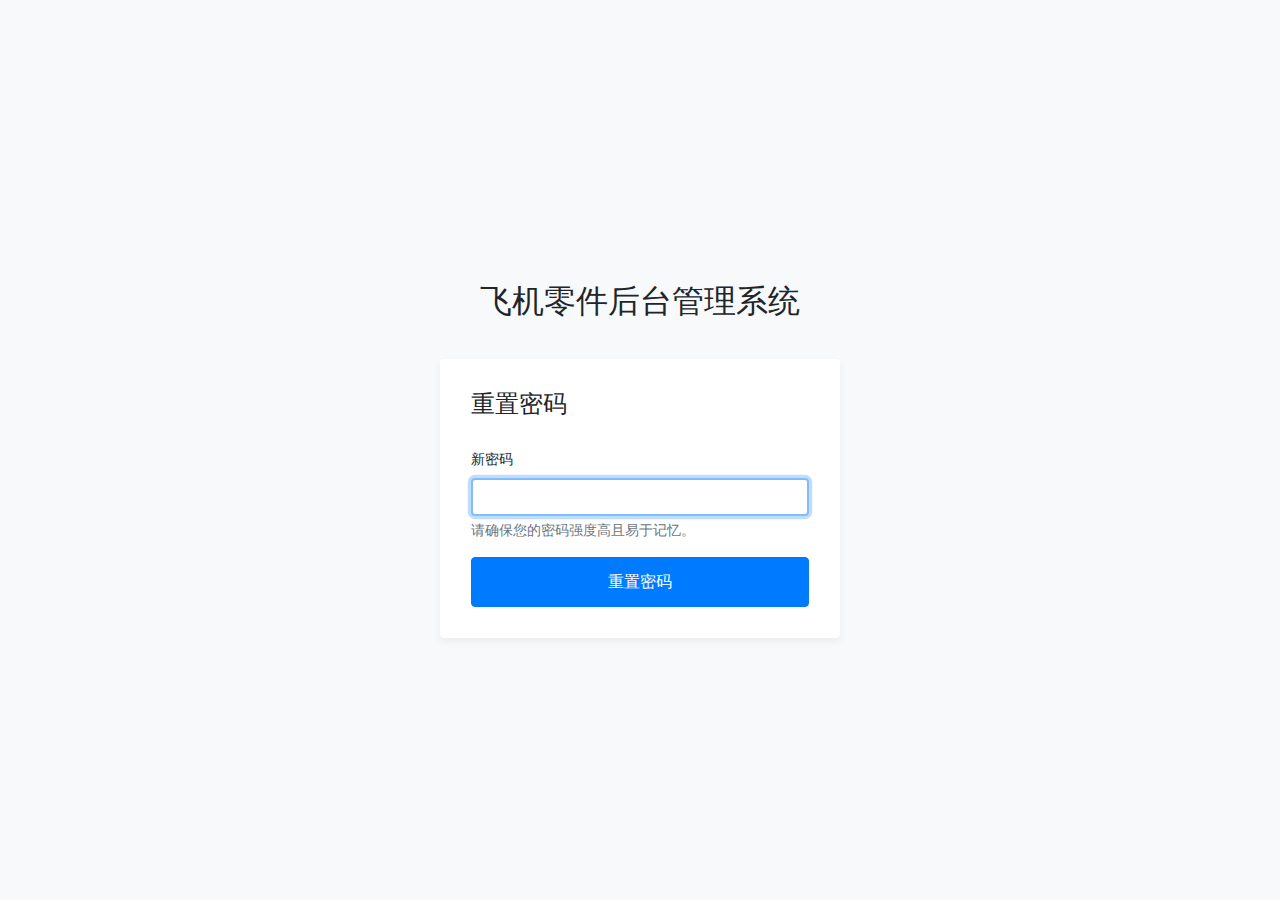
<file: 后端/docker/src/main/resources/static/reset.html>
<!DOCTYPE html>
<html lang="en">
<head>
	<meta charset="utf-8">
	<meta name="author" content="Kodinger">
	<meta name="viewport" content="width=device-width,initial-scale=1">
	<title>My Login Page &mdash; Bootstrap 4 Login Page Snippet</title>
	<link rel="stylesheet" href="https://stackpath.bootstrapcdn.com/bootstrap/4.3.1/css/bootstrap.min.css" integrity="sha384-ggOyR0iXCbMQv3Xipma34MD+dH/1fQ784/j6cY/iJTQUOhcWr7x9JvoRxT2MZw1T" crossorigin="anonymous">
	<link rel="stylesheet" type="text/css" href="css/my-login.css">
</head>
<body class="my-login-page">
	<section class="h-100">
		<div class="container h-100">
			<div class="row justify-content-md-center align-items-center h-100">
				<div class="card-wrapper">
					<div style="text-align: center;padding-top:60px;padding-bottom: 30px;">
						<h2>飞机零件后台管理系统</h2>
					</div>
					<div class="card fat">
						<div class="card-body">
							<h4 class="card-title">重置密码</h4>
							<form method="POST" class="my-login-validation" novalidate="">
								<div class="form-group">
									<label for="new-password">新密码</label>
									<input id="new-password" type="password" class="form-control" name="password" required autofocus data-eye>
									<div class="invalid-feedback">
										请输入密码
									</div>
									<div class="form-text text-muted">
										请确保您的密码强度高且易于记忆。
									</div>
								</div>

								<div class="form-group m-0">
									<input type="button" class="btn btn-primary btn-block" value="重置密码" onclick="reset_ok()"/>
								</div>
							</form>
						</div>
					</div>
					<div class="footer">
						
					</div>
				</div>
			</div>
		</div>
	</section>

	<script src="vendor/jquery/jquery.min.js"></script>
	<script src="https://stackpath.bootstrapcdn.com/bootstrap/4.3.1/js/bootstrap.min.js" integrity="sha384-JjSmVgyd0p3pXB1rRibZUAYoIIy6OrQ6VrjIEaFf/nJGzIxFDsf4x0xIM+B07jRM" crossorigin="anonymous"></script>
	<!-- <script src="js/my-login.js"></script> -->
	<script type="text/javascript">
		function reset_ok(){
		  var email;
          var uRL = window.location.search;
          if(uRL.indexOf("?")!=-1){
            email = uRL.substr(uRL.indexOf("=")+1);
          }
          // alert(email);
          var password = $("#new-password").val();
	  		$.ajax({
	        type: "get",
	        url: "http://120.79.96.220:8080/user/ChangePassword/"+email+"/"+password,
	        xhrFields: {withCredentials: true},
	        dataType:'json',
	        success: function (msg) {
	            // alert(msg.message);
	            if(msg.code == "16")
	            {
	            	var html = "<div class='modal fade' id='myConfirm' >"
		            + "<div class='modal-backdrop in' style='opacity:0; '></div>"
		            + "<div class='modal-dialog' style='z-index:2901; margin-top:60px; width:400px; '>"
		            + "<div class='modal-content'>"
		            + "<div class='modal-header'  style='font-size:16px; '>"
		            + "<span class='glyphicon glyphicon-envelope'>&nbsp;</span>提示！<button type='button' class='close' data-dismiss='modal'>"
		            + "<span style='font-size:20px;  ' class='glyphicon glyphicon-remove'></span><tton></div>"
		            + "<div class='modal-body text-center' id='myConfirmContent' style='font-size:18px; '>"
		            + "密码修改成功，返回登录页面！"
		            + "</div>"
		            + "<div class='modal-footer ' style=''>"
		            + "<button class='btn btn-primary' id='confirmOk' >确定<tton>"
		            + "</div>" + "</div></div></div>";
				      $("body").append(html);
				      $("#myConfirm").modal("show");
				      $("#confirmOk").on("click", function() { 
				      	$("#myConfirm").modal("hide"); 
				      	window.location = "login.html";
				      });
	            }
	            else
	            {
	            	var html = "<div class='modal fade' id='myConfirm' >"
		            + "<div class='modal-backdrop in' style='opacity:0; '></div>"
		            + "<div class='modal-dialog' style='z-index:2901; margin-top:60px; width:400px; '>"
		            + "<div class='modal-content'>"
		            + "<div class='modal-header'  style='font-size:16px; '>"
		            + "<span class='glyphicon glyphicon-envelope'>&nbsp;</span>提示！<button type='button' class='close' data-dismiss='modal'>"
		            + "<span style='font-size:20px;  ' class='glyphicon glyphicon-remove'></span><tton></div>"
		            + "<div class='modal-body text-center' id='myConfirmContent' style='font-size:18px; '>"
		            + "邮箱未注册，请重新输入邮箱！"
		            + "</div>"
		            + "<div class='modal-footer ' style=''>"
		            + "<button class='btn btn-primary' id='confirmOk' >确定<tton>"
		            + "</div>" + "</div></div></div>";
				      $("body").append(html);
				      $("#myConfirm").modal("show");
				      $("#confirmOk").on("click", function() { 
				      	$("#myConfirm").modal("hide"); 
				      	window.location = "forgot.html";
				      });
	            }
	        },
	        error:function()
	        {
	            alert("连接错误");
	        }
	    });
		}
	</script>
</body>
</html>
</file>
<file: 后端/docker/src/main/resources/static/css/my-login.css>
html,body {
	height: 100%;
}

body.my-login-page {
	background-color: #f7f9fb;
	font-size: 14px;
}

.my-login-page .brand {
	width: 90px;
	height: 90px;
	overflow: hidden;
	border-radius: 50%;
	margin: 0 auto;
	margin: 40px auto;
	box-shadow: 0 4px 8px rgba(0,0,0,.05);
	position: relative;
	z-index: 1;
}

.my-login-page .brand img {
	width: 100%;
}

.my-login-page .card-wrapper {
	width: 400px;
}

.my-login-page .card {
	border-color: transparent;
	box-shadow: 0 4px 8px rgba(0,0,0,.05);
}

.my-login-page .card.fat {
	padding: 10px;
}

.my-login-page .card .card-title {
	margin-bottom: 30px;
}

.my-login-page .form-control {
	border-width: 2.3px;
}

.my-login-page .form-group label {
	width: 100%;
}

.my-login-page .btn.btn-block {
	padding: 12px 10px;
}

.my-login-page .footer {
	margin: 40px 0;
	color: #888;
	text-align: center;
}

@media screen and (max-width: 425px) {
	.my-login-page .card-wrapper {
		width: 90%;
		margin: 0 auto;
	}
}

@media screen and (max-width: 320px) {
	.my-login-page .card.fat {
		padding: 0;
	}

	.my-login-page .card.fat .card-body {
		padding: 15px;
	}
}
</file>
<file: 后端/docker/src/main/resources/static/css/shop-homepage.css>
/*!
 * Start Bootstrap - Shop Homepage (https://startbootstrap.com/template-overviews/shop-homepage)
 * Copyright 2013-2019 Start Bootstrap
 * Licensed under MIT (https://github.com/BlackrockDigital/startbootstrap-shop-homepage/blob/master/LICENSE)
 */
body {
  padding-top: 56px;
}

div.addDIV {
    width: 600px;
    margin: 0 auto;
}
</file>
